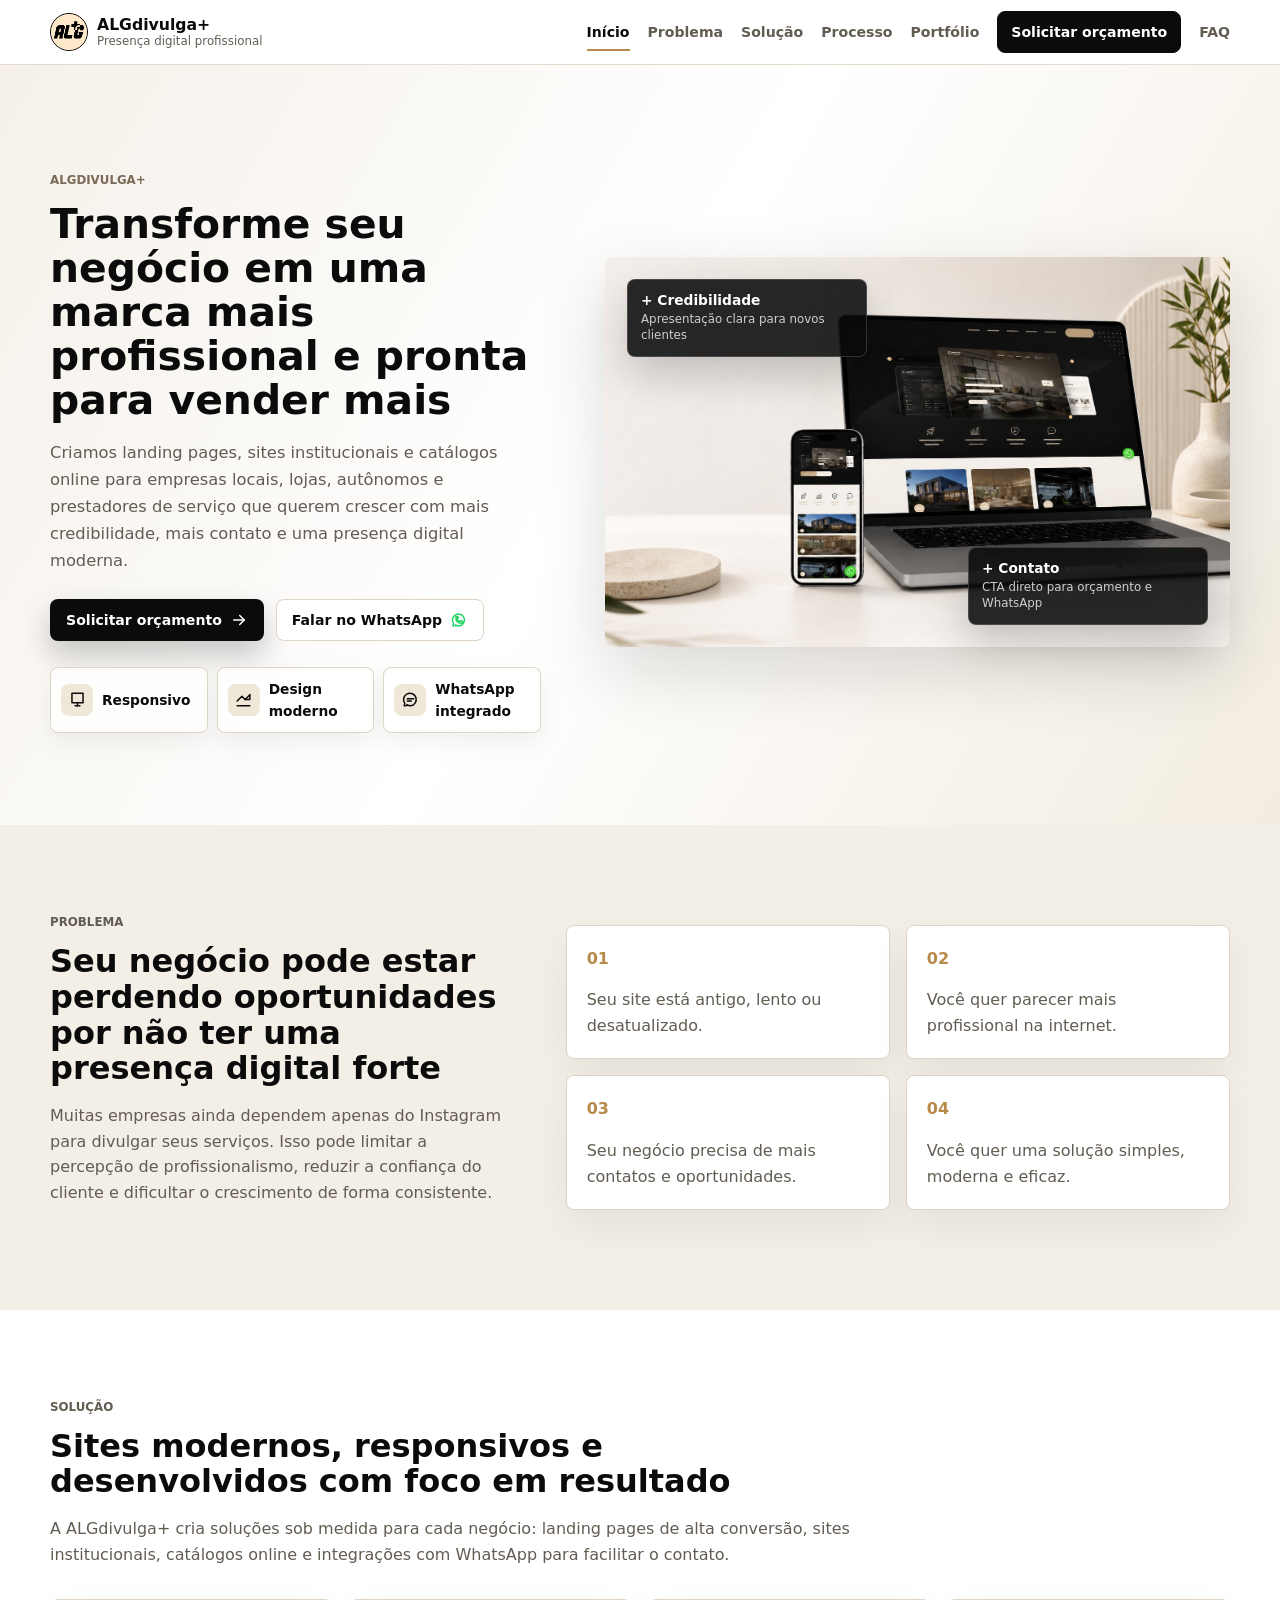
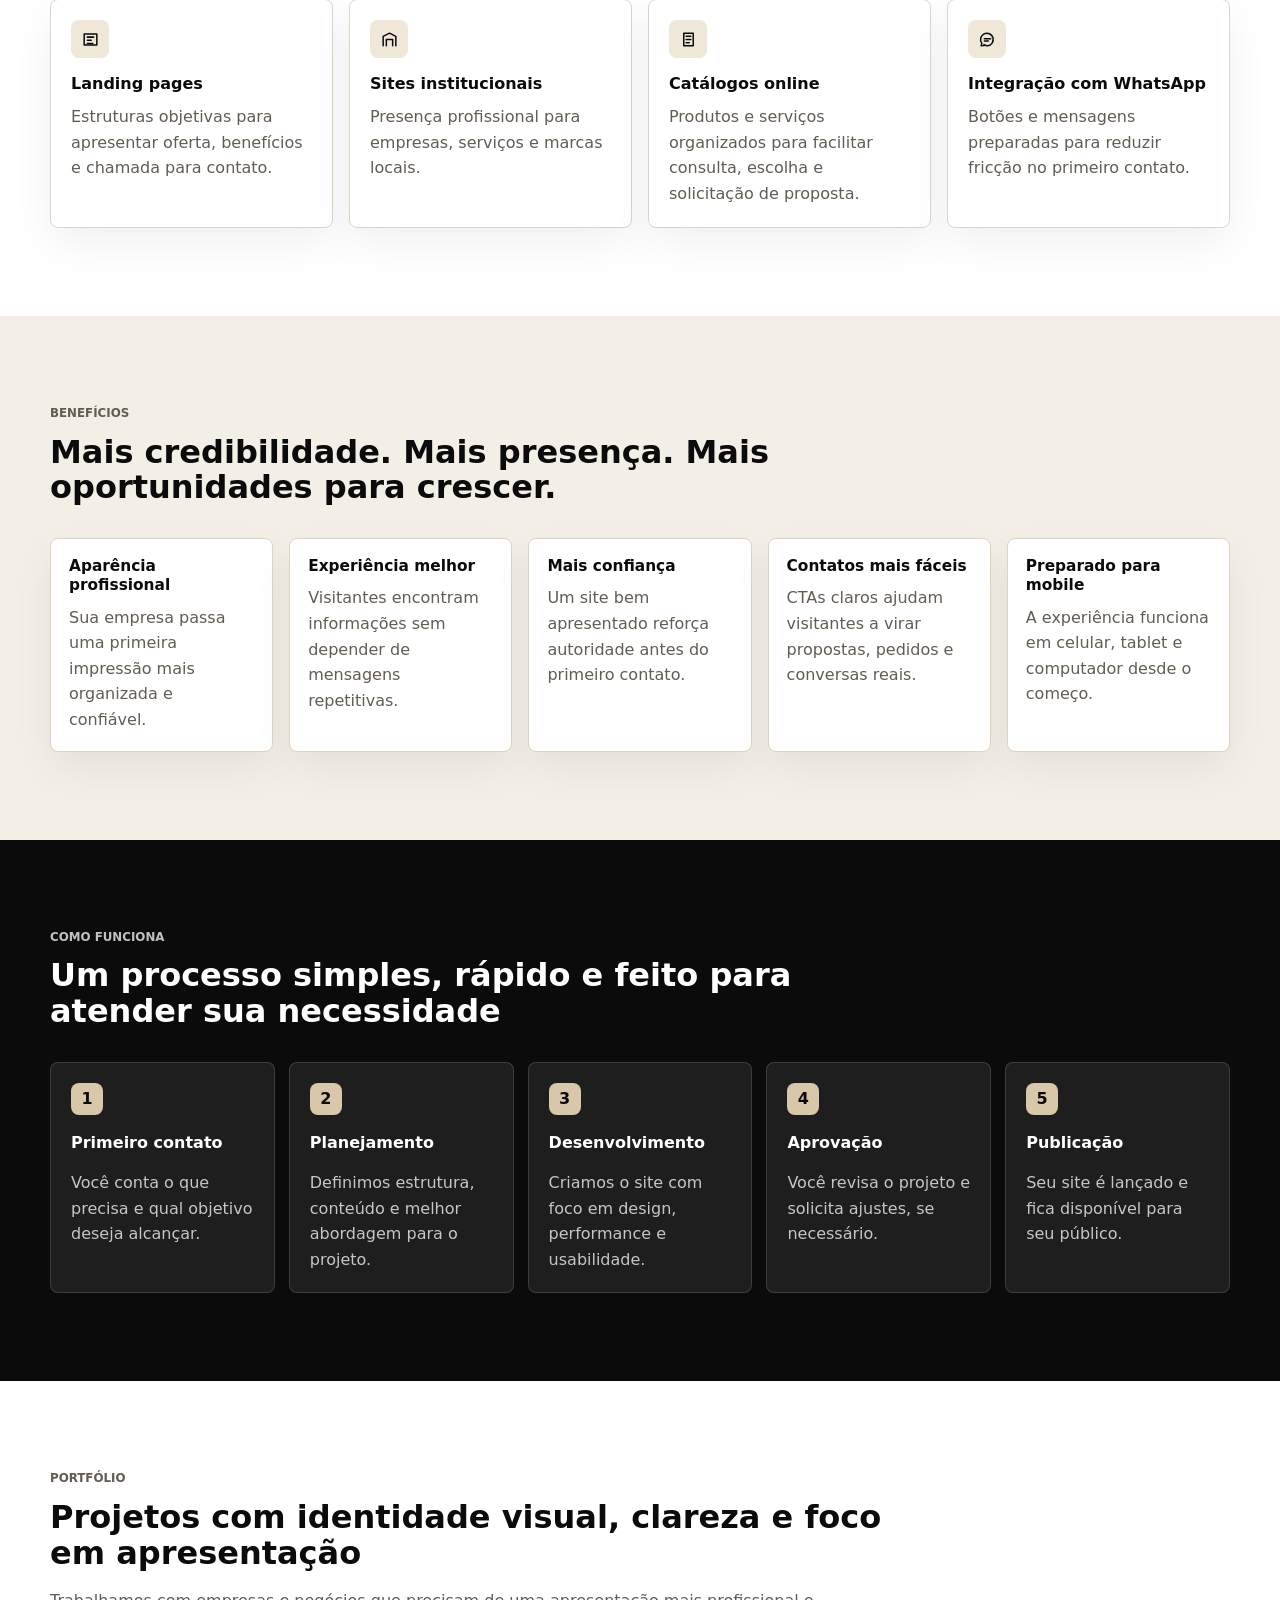
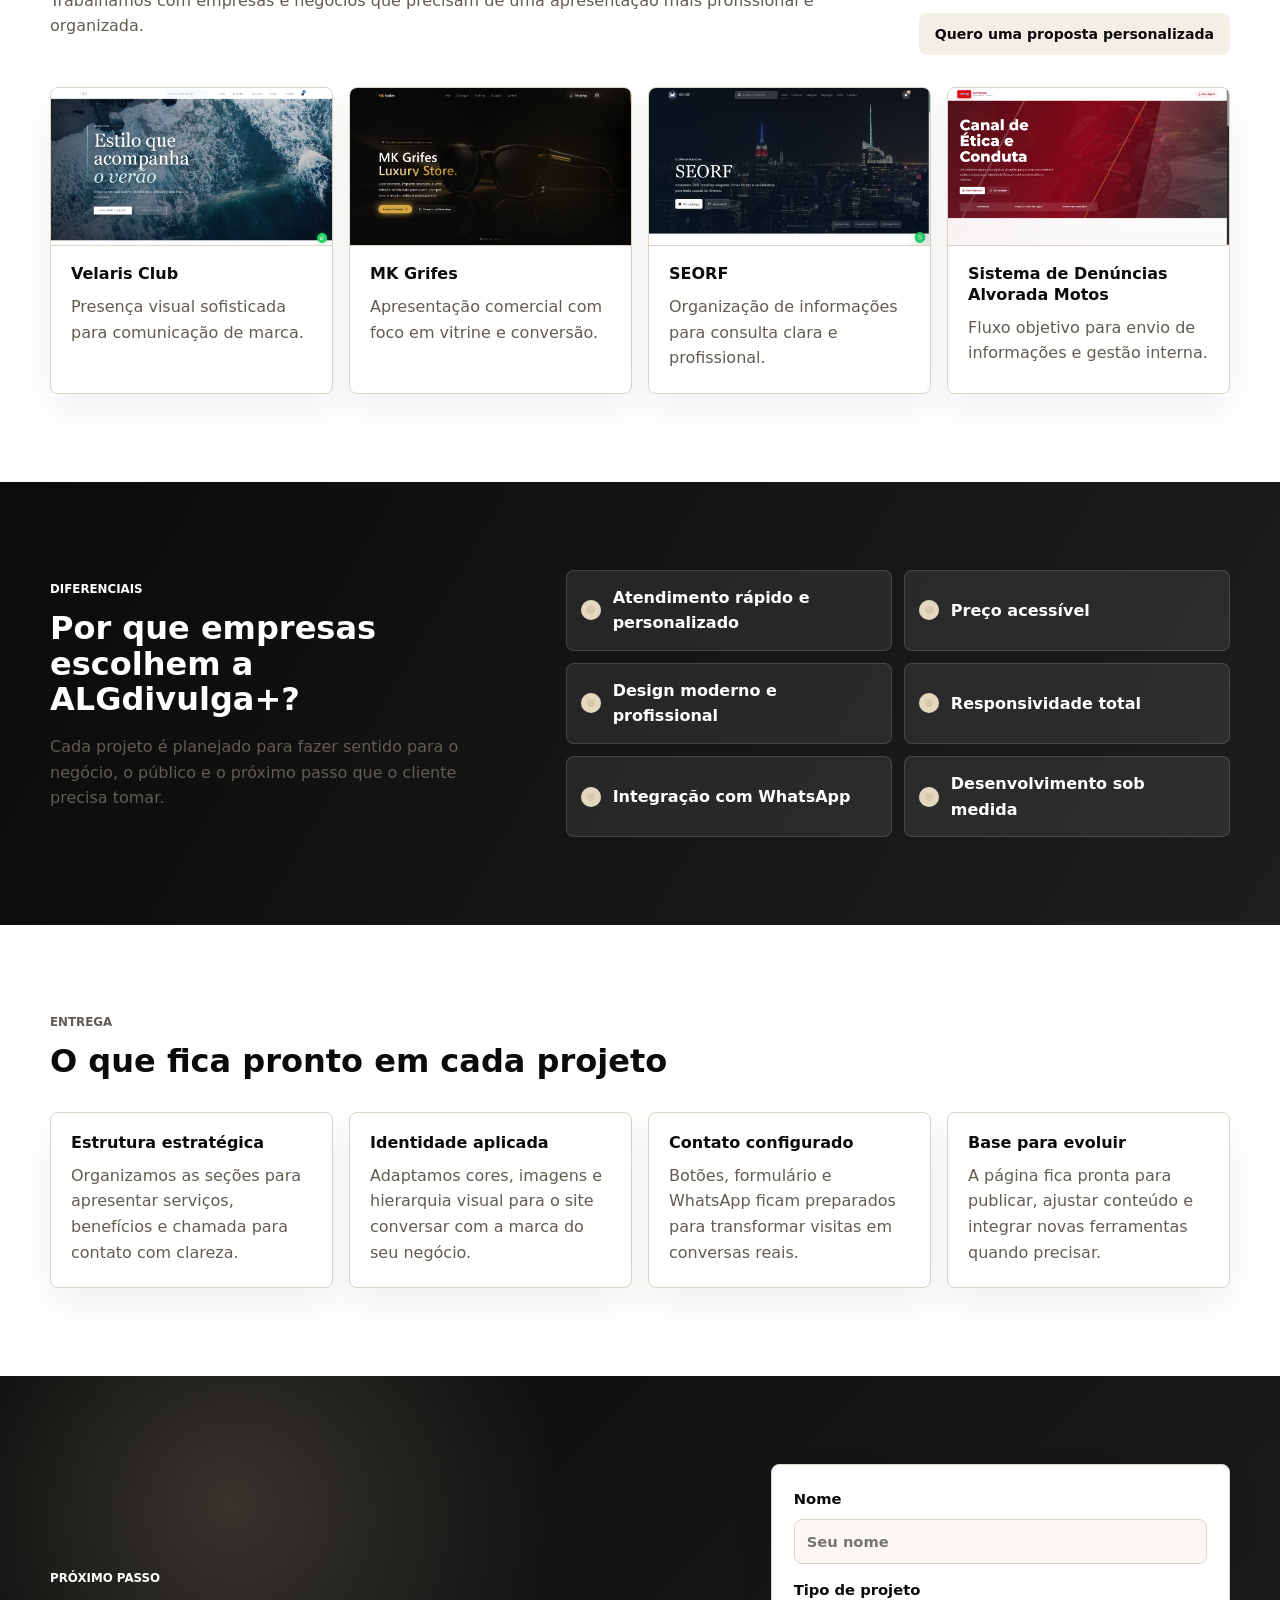
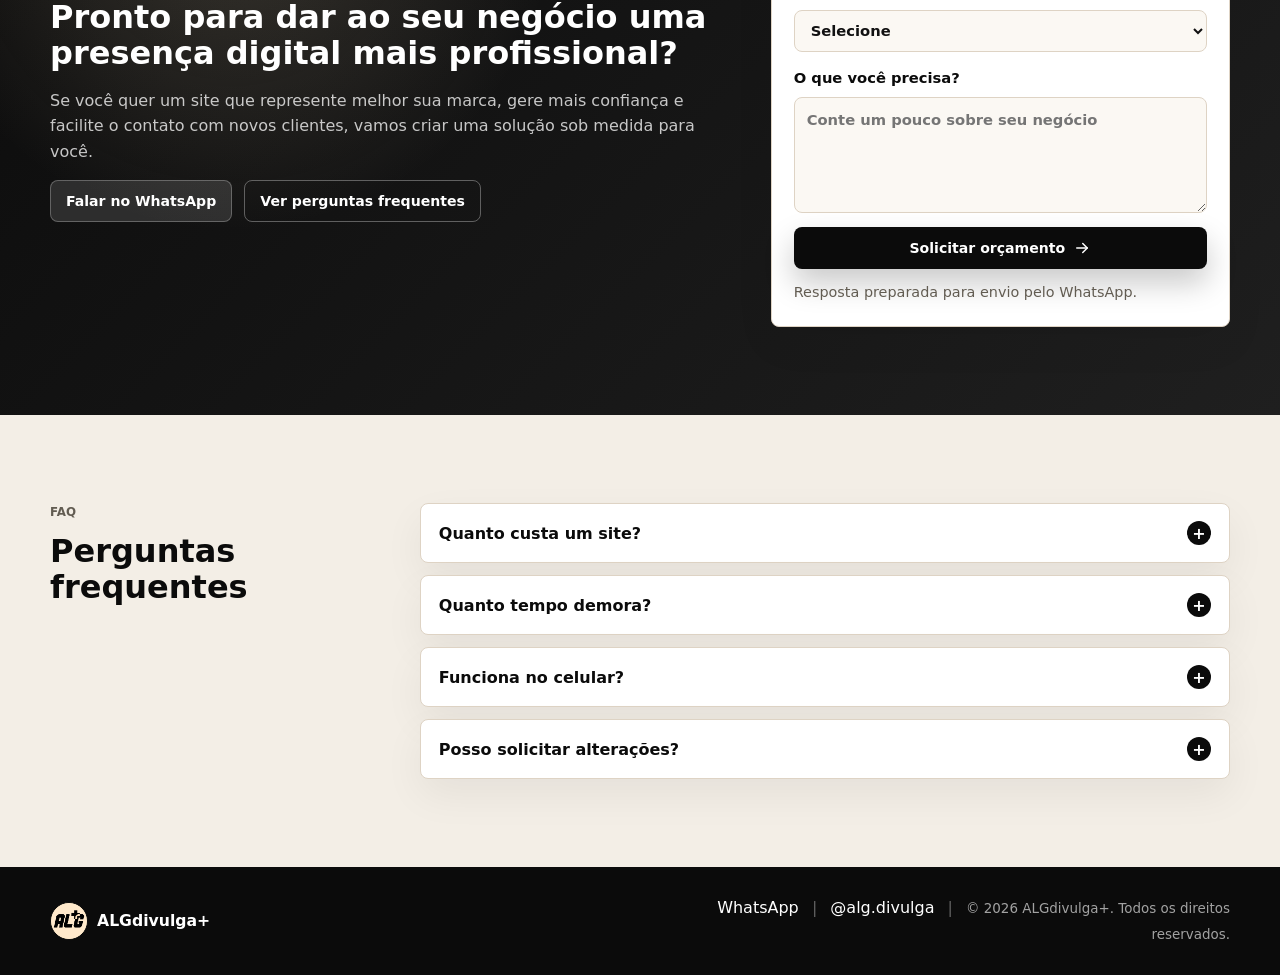
<file: index.html>
<!doctype html>
<html lang="pt-BR">
  <head>
    <meta charset="utf-8">
    <meta name="viewport" content="width=device-width, initial-scale=1">
    <title>ALGdivulga+</title>
    <meta
      name="description"
      content="Landing pages, sites institucionais, catálogos online e integração com WhatsApp para negócios que querem mais credibilidade e oportunidades."
    >
    <link rel="icon" type="image/png" href="assets/favicon-logo.png">
    <link rel="apple-touch-icon" href="assets/favicon-logo.png">
    <link rel="preload" href="assets/hero-mockup-brand.png" as="image">
    <link rel="stylesheet" href="styles.css">
  </head>
  <body>
    <a class="skip-link" href="#conteudo">Ir para o conte&uacute;do</a>
    <header class="site-header" data-header>
      <nav class="nav" aria-label="Principal">
        <a class="brand" href="#inicio" aria-label="ALGdivulga+ início">
          <img class="brand-mark" src="assets/LOGO-2.png" alt="" aria-hidden="true">
          <span>
            <strong>ALGdivulga+</strong>
            <small>Presen&ccedil;a digital profissional</small>
          </span>
        </a>

        <button class="nav-toggle" type="button" aria-expanded="false" aria-controls="menu" data-nav-toggle>
          <span class="sr-only">Abrir menu</span>
          <span></span>
          <span></span>
          <span></span>
        </button>

        <div class="nav-links" id="menu" data-nav-menu>
          <a href="#inicio" data-nav-link>In&iacute;cio</a>
          <a href="#problema" data-nav-link>Problema</a>
          <a href="#solucao" data-nav-link>Solu&ccedil;&atilde;o</a>
          <a href="#processo" data-nav-link>Processo</a>
          <a href="#portfolio" data-nav-link>Portf&oacute;lio</a>
          <a class="nav-action" href="#contato" data-nav-link>Solicitar or&ccedil;amento</a>
          <a href="#faq" data-nav-link>FAQ</a>
        </div>
      </nav>
    </header>

    <main id="conteudo">
      <section class="hero" id="inicio">
        <div class="hero-inner">
          <div class="hero-copy">
            <p class="brand-signal">ALGdivulga+</p>
            <h1>Transforme seu neg&oacute;cio em uma marca mais profissional e pronta para vender mais</h1>
            <p class="hero-text">
              Criamos landing pages, sites institucionais e cat&aacute;logos online para empresas locais, lojas,
              aut&ocirc;nomos e prestadores de servi&ccedil;o que querem crescer com mais credibilidade, mais
              contato e uma presen&ccedil;a digital moderna.
            </p>

            <div class="hero-actions">
              <a class="button button-primary" href="#contato">
                Solicitar or&ccedil;amento
                <svg viewBox="0 0 24 24" aria-hidden="true">
                  <path d="M5 12h14"></path>
                  <path d="m13 6 6 6-6 6"></path>
                </svg>
              </a>
              <a class="button button-secondary" href="#" data-whatsapp>
                Falar no WhatsApp
                <svg viewBox="0 0 24 24" aria-hidden="true">
                  <path d="M7.5 19.5 4 20l.8-3.2A8 8 0 1 1 12 20a8.4 8.4 0 0 1-4.5-1.5Z"></path>
                  <path d="M9 9.8c.4 2 2.1 3.8 4.2 4.2l1.2-1.1 2 .5c.2.1.4.3.4.6v1.5c0 .4-.3.7-.7.7A7.2 7.2 0 0 1 7.8 8c0-.4.3-.7.7-.7h1.5c.3 0 .5.2.6.4l.5 2Z"></path>
                </svg>
              </a>
            </div>

            <ul class="hero-highlights" aria-label="Destaques">
              <li>
                <span class="mini-icon" aria-hidden="true">
                  <svg viewBox="0 0 24 24"><path d="M5 4h14v12H5z"></path><path d="M9 20h6"></path><path d="M12 16v4"></path></svg>
                </span>
                Responsivo
              </li>
              <li>
                <span class="mini-icon" aria-hidden="true">
                  <svg viewBox="0 0 24 24"><path d="m4 14 6-6 4 4 6-6"></path><path d="M20 6v6h-6"></path><path d="M4 20h16"></path></svg>
                </span>
                Design moderno
              </li>
              <li>
                <span class="mini-icon" aria-hidden="true">
                  <svg viewBox="0 0 24 24"><path d="M7.5 19.5 4 20l.8-3.2A8 8 0 1 1 12 20a8.4 8.4 0 0 1-4.5-1.5Z"></path><path d="M8 11h8"></path><path d="M8 14h5"></path></svg>
                </span>
                WhatsApp integrado
              </li>
            </ul>
          </div>

          <div class="hero-visual" aria-label="Mockup de site moderno em notebook e celular">
            <img src="assets/hero-mockup-brand.png" alt="Notebook e celular exibindo um site moderno e responsivo">
            <div class="visual-chip chip-top">
              <strong>+ Credibilidade</strong>
              <span>Apresenta&ccedil;&atilde;o clara para novos clientes</span>
            </div>
            <div class="visual-chip chip-bottom">
              <strong>+ Contato</strong>
              <span>CTA direto para or&ccedil;amento e WhatsApp</span>
            </div>
          </div>
        </div>
      </section>

      <section class="section problem-section" id="problema">
        <div class="section-inner split-grid">
          <div>
            <p class="section-kicker">Problema</p>
            <h2>Seu neg&oacute;cio pode estar perdendo oportunidades por n&atilde;o ter uma presen&ccedil;a digital forte</h2>
            <p>
              Muitas empresas ainda dependem apenas do Instagram para divulgar seus servi&ccedil;os. Isso pode limitar
              a percep&ccedil;&atilde;o de profissionalismo, reduzir a confian&ccedil;a do cliente e dificultar o crescimento
              de forma consistente.
            </p>
          </div>

          <div class="issue-list">
            <article>
              <span>01</span>
              <p>Seu site est&aacute; antigo, lento ou desatualizado.</p>
            </article>
            <article>
              <span>02</span>
              <p>Voc&ecirc; quer parecer mais profissional na internet.</p>
            </article>
            <article>
              <span>03</span>
              <p>Seu neg&oacute;cio precisa de mais contatos e oportunidades.</p>
            </article>
            <article>
              <span>04</span>
              <p>Voc&ecirc; quer uma solu&ccedil;&atilde;o simples, moderna e eficaz.</p>
            </article>
          </div>
        </div>
      </section>

      <section class="section" id="solucao">
        <div class="section-inner">
          <div class="section-heading">
            <p class="section-kicker">Solu&ccedil;&atilde;o</p>
            <h2>Sites modernos, responsivos e desenvolvidos com foco em resultado</h2>
            <p>
              A ALGdivulga+ cria solu&ccedil;&otilde;es sob medida para cada neg&oacute;cio: landing pages de alta convers&atilde;o,
              sites institucionais, cat&aacute;logos online e integra&ccedil;&otilde;es com WhatsApp para facilitar o contato.
            </p>
          </div>

          <div class="service-grid">
            <article class="service-card">
              <span class="card-icon" aria-hidden="true">
                <svg viewBox="0 0 24 24"><path d="M4 5h16v14H4z"></path><path d="M8 9h8"></path><path d="M8 13h5"></path><path d="M8 17h7"></path></svg>
              </span>
              <h3>Landing pages</h3>
              <p>Estruturas objetivas para apresentar oferta, benef&iacute;cios e chamada para contato.</p>
            </article>
            <article class="service-card">
              <span class="card-icon" aria-hidden="true">
                <svg viewBox="0 0 24 24"><path d="M4 20V8l8-4 8 4v12"></path><path d="M8 20v-8h8v8"></path></svg>
              </span>
              <h3>Sites institucionais</h3>
              <p>Presen&ccedil;a profissional para empresas, servi&ccedil;os e marcas locais.</p>
            </article>
            <article class="service-card">
              <span class="card-icon" aria-hidden="true">
                <svg viewBox="0 0 24 24"><path d="M6 4h12v16H6z"></path><path d="M9 8h6"></path><path d="M9 12h6"></path><path d="M9 16h4"></path></svg>
              </span>
              <h3>Cat&aacute;logos online</h3>
              <p>Produtos e servi&ccedil;os organizados para facilitar consulta, escolha e solicita&ccedil;&atilde;o de proposta.</p>
            </article>
            <article class="service-card">
              <span class="card-icon" aria-hidden="true">
                <svg viewBox="0 0 24 24"><path d="M7.5 19.5 4 20l.8-3.2A8 8 0 1 1 12 20a8.4 8.4 0 0 1-4.5-1.5Z"></path><path d="M8 11h8"></path><path d="M8 14h5"></path></svg>
              </span>
              <h3>Integra&ccedil;&atilde;o com WhatsApp</h3>
              <p>Bot&otilde;es e mensagens preparadas para reduzir fric&ccedil;&atilde;o no primeiro contato.</p>
            </article>
          </div>
        </div>
      </section>

      <section class="section benefit-section" id="beneficios">
        <div class="section-inner">
          <div class="section-heading compact">
            <p class="section-kicker">Benef&iacute;cios</p>
            <h2>Mais credibilidade. Mais presen&ccedil;a. Mais oportunidades para crescer.</h2>
          </div>

          <div class="benefit-grid">
            <article>
              <strong>Apar&ecirc;ncia profissional</strong>
              <p>Sua empresa passa uma primeira impress&atilde;o mais organizada e confi&aacute;vel.</p>
            </article>
            <article>
              <strong>Experi&ecirc;ncia melhor</strong>
              <p>Visitantes encontram informa&ccedil;&otilde;es sem depender de mensagens repetitivas.</p>
            </article>
            <article>
              <strong>Mais confian&ccedil;a</strong>
              <p>Um site bem apresentado refor&ccedil;a autoridade antes do primeiro contato.</p>
            </article>
            <article>
              <strong>Contatos mais f&aacute;ceis</strong>
              <p>CTAs claros ajudam visitantes a virar propostas, pedidos e conversas reais.</p>
            </article>
            <article>
              <strong>Preparado para mobile</strong>
              <p>A experi&ecirc;ncia funciona em celular, tablet e computador desde o come&ccedil;o.</p>
            </article>
          </div>
        </div>
      </section>

      <section class="section process-section" id="processo">
        <div class="section-inner">
          <div class="section-heading">
            <p class="section-kicker">Como funciona</p>
            <h2>Um processo simples, r&aacute;pido e feito para atender sua necessidade</h2>
          </div>

          <ol class="process-list">
            <li>
              <span>1</span>
              <h3>Primeiro contato</h3>
              <p>Voc&ecirc; conta o que precisa e qual objetivo deseja alcan&ccedil;ar.</p>
            </li>
            <li>
              <span>2</span>
              <h3>Planejamento</h3>
              <p>Definimos estrutura, conte&uacute;do e melhor abordagem para o projeto.</p>
            </li>
            <li>
              <span>3</span>
              <h3>Desenvolvimento</h3>
              <p>Criamos o site com foco em design, performance e usabilidade.</p>
            </li>
            <li>
              <span>4</span>
              <h3>Aprova&ccedil;&atilde;o</h3>
              <p>Voc&ecirc; revisa o projeto e solicita ajustes, se necess&aacute;rio.</p>
            </li>
            <li>
              <span>5</span>
              <h3>Publica&ccedil;&atilde;o</h3>
              <p>Seu site &eacute; lan&ccedil;ado e fica dispon&iacute;vel para seu p&uacute;blico.</p>
            </li>
          </ol>
        </div>
      </section>

      <section class="section" id="portfolio">
        <div class="section-inner">
          <div class="section-heading with-action">
            <div>
              <p class="section-kicker">Portf&oacute;lio</p>
              <h2>Projetos com identidade visual, clareza e foco em apresenta&ccedil;&atilde;o</h2>
              <p>Trabalhamos com empresas e neg&oacute;cios que precisam de uma apresenta&ccedil;&atilde;o mais profissional e organizada.</p>
            </div>
            <a class="button button-quiet" href="#contato">Quero uma proposta personalizada</a>
          </div>

          <div class="portfolio-grid">
            <article class="project-card project-velaris">
              <div class="project-preview">
                <img src="assets/velaris.png" alt="Preview do projeto Velaris Club">
              </div>
              <h3>Velaris Club</h3>
              <p>Presen&ccedil;a visual sofisticada para comunica&ccedil;&atilde;o de marca.</p>
            </article>
            <article class="project-card project-mk">
              <div class="project-preview">
                <img src="assets/mkgrifes.png" alt="Preview do projeto MK Grifes">
              </div>
              <h3>MK Grifes</h3>
              <p>Apresenta&ccedil;&atilde;o comercial com foco em vitrine e convers&atilde;o.</p>
            </article>
            <article class="project-card project-seorf">
              <div class="project-preview">
                <img src="assets/seorf.png" alt="Preview do projeto SEORF">
              </div>
              <h3>SEORF</h3>
              <p>Organiza&ccedil;&atilde;o de informa&ccedil;&otilde;es para consulta clara e profissional.</p>
            </article>
            <article class="project-card project-denuncias">
              <div class="project-preview">
                <img src="assets/alvorada.png" alt="Preview do Sistema de Denúncias Alvorada Motos">
              </div>
              <h3>Sistema de Den&uacute;ncias Alvorada Motos</h3>
              <p>Fluxo objetivo para envio de informa&ccedil;&otilde;es e gest&atilde;o interna.</p>
            </article>
          </div>
        </div>
      </section>

      <section class="section differentiator-section">
        <div class="section-inner split-grid">
          <div>
            <p class="section-kicker">Diferenciais</p>
            <h2>Por que empresas escolhem a ALGdivulga+?</h2>
            <p>
              Cada projeto &eacute; planejado para fazer sentido para o neg&oacute;cio, o p&uacute;blico e o pr&oacute;ximo passo
              que o cliente precisa tomar.
            </p>
          </div>

          <ul class="check-grid">
            <li>Atendimento r&aacute;pido e personalizado</li>
            <li>Pre&ccedil;o acess&iacute;vel</li>
            <li>Design moderno e profissional</li>
            <li>Responsividade total</li>
            <li>Integra&ccedil;&atilde;o com WhatsApp</li>
            <li>Desenvolvimento sob medida</li>
          </ul>
        </div>
      </section>

      <section class="section trust-section">
        <div class="section-inner">
          <div class="section-heading compact">
            <p class="section-kicker">Entrega</p>
            <h2>O que fica pronto em cada projeto</h2>
          </div>

          <div class="trust-grid">
            <article>
              <h3>Estrutura estrat&eacute;gica</h3>
              <p>Organizamos as se&ccedil;&otilde;es para apresentar servi&ccedil;os, benef&iacute;cios e chamada para contato com clareza.</p>
            </article>
            <article>
              <h3>Identidade aplicada</h3>
              <p>Adaptamos cores, imagens e hierarquia visual para o site conversar com a marca do seu neg&oacute;cio.</p>
            </article>
            <article>
              <h3>Contato configurado</h3>
              <p>Bot&otilde;es, formul&aacute;rio e WhatsApp ficam preparados para transformar visitas em conversas reais.</p>
            </article>
            <article>
              <h3>Base para evoluir</h3>
              <p>A p&aacute;gina fica pronta para publicar, ajustar conte&uacute;do e integrar novas ferramentas quando precisar.</p>
            </article>
          </div>
        </div>
      </section>

      <section class="section cta-section" id="contato">
        <div class="section-inner cta-layout">
          <div class="cta-copy">
            <p class="section-kicker">Pr&oacute;ximo passo</p>
            <h2>Pronto para dar ao seu neg&oacute;cio uma presen&ccedil;a digital mais profissional?</h2>
            <p>
              Se voc&ecirc; quer um site que represente melhor sua marca, gere mais confian&ccedil;a e facilite o contato
              com novos clientes, vamos criar uma solu&ccedil;&atilde;o sob medida para voc&ecirc;.
            </p>
            <div class="cta-buttons">
              <a class="button button-secondary light" href="#" data-whatsapp>Falar no WhatsApp</a>
              <a class="button button-outline" href="#faq">Ver perguntas frequentes</a>
            </div>
          </div>

          <form class="contact-form" data-contact-form>
            <label>
              Nome
              <input type="text" name="nome" autocomplete="name" placeholder="Seu nome" required>
            </label>
            <label>
              Tipo de projeto
              <select name="projeto" required>
                <option value="">Selecione</option>
                <option>Landing page</option>
                <option>Site institucional</option>
                <option>Cat&aacute;logo online</option>
                <option>Integra&ccedil;&atilde;o com WhatsApp</option>
              </select>
            </label>
            <label>
              O que voc&ecirc; precisa?
              <textarea name="mensagem" rows="4" placeholder="Conte um pouco sobre seu neg&oacute;cio"></textarea>
            </label>
            <button class="button button-primary" type="submit">
              Solicitar or&ccedil;amento
              <svg viewBox="0 0 24 24" aria-hidden="true">
                <path d="M5 12h14"></path>
                <path d="m13 6 6 6-6 6"></path>
              </svg>
            </button>
            <p class="form-note" data-form-note aria-live="polite">Resposta preparada para envio pelo WhatsApp.</p>
          </form>
        </div>
      </section>

      <section class="section faq-section" id="faq">
        <div class="section-inner faq-layout">
          <div>
            <p class="section-kicker">FAQ</p>
            <h2>Perguntas frequentes</h2>
          </div>

          <div class="faq-list">
            <details>
              <summary>Quanto custa um site?</summary>
              <p>O valor varia conforme a complexidade e os recursos necess&aacute;rios. Solicite um or&ccedil;amento personalizado.</p>
            </details>
            <details>
              <summary>Quanto tempo demora?</summary>
              <p>A maioria dos projetos &eacute; entregue em aproximadamente 1 semana.</p>
            </details>
            <details>
              <summary>Funciona no celular?</summary>
              <p>Sim. Todos os sites s&atilde;o desenvolvidos para funcionar em celulares, tablets e computadores.</p>
            </details>
            <details>
              <summary>Posso solicitar altera&ccedil;&otilde;es?</summary>
              <p>Sim. Ajustes podem ser realizados durante o desenvolvimento para alinhar o projeto ao seu objetivo.</p>
            </details>
          </div>
        </div>
      </section>
    </main>

    <footer class="site-footer">
      <div class="section-inner footer-inner">
        <a class="brand compact-brand" href="#inicio" aria-label="ALGdivulga+ início">
          <img class="brand-mark" src="assets/LOGO-2.png" alt="" aria-hidden="true">
          <strong>ALGdivulga+</strong>
        </a>
        <p>
          <a href="#" data-whatsapp>WhatsApp</a>
          <span aria-hidden="true">|</span>
          <a href="https://www.instagram.com/alg.divulga" target="_blank" rel="noopener">@alg.divulga</a>
          <span aria-hidden="true">|</span>
          <small>&copy; 2026 ALGdivulga+. Todos os direitos reservados.</small>
        </p>
      </div>
    </footer>

    <script src="script.js"></script>
  </body>
</html>
</file>
<file: styles.css>
:root {
  --ink: #111111;
  --navy: #0b0b0b;
  --navy-2: #1f1f1f;
  --slate: #625c52;
  --muted: #f3eee6;
  --line: #ded3c4;
  --paper: #ffffff;
  --green: #b88a4a;
  --green-dark: #0b0b0b;
  --orange: #b88a4a;
  --aqua: #d8c7a8;
  --whatsapp: #25d366;
  --shadow: 0 24px 70px rgba(11, 11, 11, 0.14);
  --radius: 8px;
  --max: 1180px;
}

* {
  box-sizing: border-box;
}

html {
  scroll-behavior: smooth;
}

body {
  margin: 0;
  color: var(--ink);
  background: var(--paper);
  font-family: Inter, Montserrat, Poppins, ui-sans-serif, system-ui, -apple-system, BlinkMacSystemFont, "Segoe UI", sans-serif;
  font-size: 1rem;
  font-weight: 400;
  line-height: 1.6;
}

img,
svg {
  display: block;
}

a {
  color: inherit;
  text-decoration: none;
}

button,
input,
select,
textarea {
  font: inherit;
}

button {
  cursor: pointer;
}

::selection {
  color: #ffffff;
  background: var(--navy);
}

.skip-link {
  position: fixed;
  top: 12px;
  left: 12px;
  z-index: 1000;
  padding: 10px 14px;
  color: #ffffff;
  background: var(--navy);
  border-radius: var(--radius);
  transform: translateY(-150%);
}

.skip-link:focus {
  transform: translateY(0);
}

.sr-only {
  position: absolute;
  width: 1px;
  height: 1px;
  padding: 0;
  margin: -1px;
  overflow: hidden;
  clip: rect(0, 0, 0, 0);
  white-space: nowrap;
  border: 0;
}

.site-header {
  position: sticky;
  top: 0;
  z-index: 50;
  background: rgba(255, 255, 255, 0.88);
  border-bottom: 1px solid rgba(222, 211, 196, 0.82);
  backdrop-filter: blur(18px);
  transition: box-shadow 0.2s ease;
}

.site-header.is-scrolled {
  box-shadow: 0 10px 36px rgba(11, 11, 11, 0.08);
}

.nav {
  width: calc(100% - 32px);
  max-width: var(--max);
  min-height: 64px;
  margin: 0 auto;
  display: flex;
  align-items: center;
  justify-content: space-between;
  gap: 24px;
}

.brand {
  display: inline-flex;
  align-items: center;
  gap: 9px;
  min-width: max-content;
}

.brand-mark {
  width: 38px;
  height: 38px;
  display: block;
  flex: 0 0 auto;
  object-fit: cover;
  object-position: center;
  background: var(--aqua);
  border: 1px solid var(--navy);
  border-radius: 50%;
}

.brand strong {
  display: block;
  color: var(--navy);
  font-size: 0.98rem;
  font-weight: 600;
  line-height: 1.12;
}

.brand small {
  display: block;
  color: var(--slate);
  font-size: 0.74rem;
  line-height: 1.2;
}

.nav-links {
  display: flex;
  align-items: center;
  gap: 18px;
  color: var(--slate);
  font-size: 0.88rem;
  font-weight: 600;
}

.nav-links a {
  position: relative;
}

.nav-links a:not(.nav-action)::after {
  content: "";
  position: absolute;
  left: 0;
  right: 0;
  bottom: -8px;
  height: 2px;
  background: var(--orange);
  transform: scaleX(0);
  transform-origin: left;
  transition: transform 0.2s ease;
}

.nav-links a:hover::after,
.nav-links a:focus-visible::after,
.nav-links a.is-active::after {
  transform: scaleX(1);
}

.nav-links a.is-active {
  color: var(--navy);
}

.nav-action {
  padding: 9px 13px;
  color: #ffffff;
  background: var(--navy);
  border: 1px solid var(--navy);
  border-radius: var(--radius);
}

.nav-action:hover,
.nav-action:focus-visible {
  color: var(--navy);
  background: var(--aqua);
  border-color: var(--aqua);
}

.nav-action.is-active {
  color: var(--navy);
  background: var(--aqua);
  border-color: var(--aqua);
}

.nav-toggle {
  display: none;
  width: 38px;
  height: 38px;
  padding: 8px;
  background: #ffffff;
  border: 1px solid var(--line);
  border-radius: var(--radius);
}

.nav-toggle span:not(.sr-only) {
  width: 100%;
  height: 2px;
  margin: 4px 0;
  background: var(--navy);
  border-radius: 99px;
}

.hero {
  overflow: hidden;
  background:
    linear-gradient(120deg, rgba(243, 238, 230, 0.86), rgba(255, 255, 255, 0.96) 48%, rgba(239, 231, 216, 0.78)),
    #ffffff;
}

.hero-inner {
  width: calc(100% - 32px);
  max-width: var(--max);
  min-height: min(760px, calc(100svh - 116px));
  margin: 0 auto;
  padding: clamp(38px, 6vw, 72px) 0 clamp(34px, 5vw, 58px);
  display: grid;
  grid-template-columns: minmax(0, 0.88fr) minmax(420px, 1.12fr);
  align-items: center;
  gap: clamp(30px, 5vw, 68px);
}

.brand-signal,
.section-kicker {
  margin: 0 0 12px;
  color: #7b6a57;
  font-size: 0.74rem;
  font-weight: 600;
  text-transform: uppercase;
  letter-spacing: 0;
}

h1,
h2,
h3,
p {
  margin-top: 0;
  overflow-wrap: break-word;
}

h1 {
  max-width: 680px;
  margin-bottom: 18px;
  color: var(--navy);
  font-size: 2.55rem;
  font-weight: 600;
  line-height: 1.08;
  letter-spacing: 0;
}

h2 {
  margin-bottom: 16px;
  color: var(--navy);
  font-size: 2rem;
  font-weight: 600;
  line-height: 1.12;
  letter-spacing: 0;
}

h3 {
  color: var(--navy);
  font-size: 1rem;
  font-weight: 600;
  line-height: 1.3;
  letter-spacing: 0;
}

.hero-text {
  max-width: 620px;
  margin-bottom: 24px;
  color: var(--slate);
  font-size: 1.02rem;
  line-height: 1.65;
}

.hero-copy {
  min-width: 0;
  max-width: 100%;
}

.hero-actions,
.cta-buttons {
  display: flex;
  flex-wrap: wrap;
  gap: 12px;
  align-items: center;
  max-width: 100%;
}

.button {
  max-width: 100%;
  min-height: 42px;
  display: inline-flex;
  align-items: center;
  justify-content: center;
  gap: 8px;
  padding: 10px 15px;
  border: 1px solid transparent;
  border-radius: var(--radius);
  font-size: 0.88rem;
  font-weight: 600;
  line-height: 1.15;
  transition: transform 0.2s ease, border-color 0.2s ease, background 0.2s ease, box-shadow 0.2s ease;
}

.button:hover,
.button:focus-visible {
  transform: translateY(-2px);
}

.button:disabled {
  cursor: not-allowed;
  opacity: 0.68;
  transform: none;
}

.button svg {
  width: 18px;
  height: 18px;
  fill: none;
  stroke: currentColor;
  stroke-width: 2;
  stroke-linecap: round;
  stroke-linejoin: round;
}

.button-primary {
  color: #ffffff;
  background: var(--green-dark);
  box-shadow: 0 14px 30px rgba(11, 11, 11, 0.22);
}

.button-primary:hover,
.button-primary:focus-visible {
  background: #1f1f1f;
}

.button-secondary {
  color: var(--navy);
  background: #ffffff;
  border-color: var(--line);
}

.button-secondary:hover,
.button-secondary:focus-visible {
  border-color: var(--orange);
}

.button-secondary.light {
  color: #ffffff;
  background: rgba(255, 255, 255, 0.12);
  border-color: rgba(255, 255, 255, 0.26);
}

[data-whatsapp] svg {
  color: var(--whatsapp);
}

.button-outline {
  color: #ffffff;
  border-color: rgba(255, 255, 255, 0.32);
}

.button-quiet {
  color: var(--navy);
  background: var(--muted);
}

.hero-highlights {
  display: grid;
  grid-template-columns: repeat(3, minmax(0, 1fr));
  gap: 9px;
  max-width: 600px;
  padding: 0;
  margin: 26px 0 0;
  list-style: none;
}

.hero-highlights li {
  min-height: 58px;
  display: flex;
  align-items: center;
  gap: 9px;
  padding: 10px;
  color: var(--navy);
  background: rgba(255, 255, 255, 0.78);
  border: 1px solid rgba(222, 211, 196, 0.92);
  border-radius: var(--radius);
  font-size: 0.86rem;
  font-weight: 600;
  box-shadow: 0 10px 24px rgba(11, 11, 11, 0.06);
}

.mini-icon,
.card-icon {
  display: inline-grid;
  place-items: center;
  flex: 0 0 auto;
  color: var(--navy);
  background: #efe7d8;
  border-radius: var(--radius);
}

.mini-icon {
  width: 32px;
  height: 32px;
}

.mini-icon svg,
.card-icon svg {
  width: 19px;
  height: 19px;
  fill: none;
  stroke: currentColor;
  stroke-width: 1.9;
  stroke-linecap: round;
  stroke-linejoin: round;
}

.hero-visual {
  position: relative;
  min-width: 0;
}

.hero-visual img {
  width: min(820px, 100%);
  aspect-ratio: 16 / 10;
  object-fit: cover;
  object-position: center;
  border-radius: 8px;
  box-shadow: var(--shadow);
}

.visual-chip {
  position: absolute;
  width: min(240px, 44%);
  padding: 12px 13px;
  color: #ffffff;
  background: rgba(11, 11, 11, 0.88);
  border: 1px solid rgba(255, 255, 255, 0.16);
  border-radius: var(--radius);
  box-shadow: 0 18px 40px rgba(11, 11, 11, 0.2);
}

.visual-chip strong,
.visual-chip span {
  display: block;
}

.visual-chip strong {
  font-size: 0.86rem;
  font-weight: 600;
  line-height: 1.2;
}

.visual-chip span {
  margin-top: 4px;
  color: rgba(255, 255, 255, 0.78);
  font-size: 0.74rem;
  line-height: 1.35;
}

.chip-top {
  top: 22px;
  left: 22px;
}

.chip-bottom {
  right: 22px;
  bottom: 22px;
}

.section {
  padding: clamp(58px, 7vw, 88px) 0;
}

.section-inner {
  width: calc(100% - 32px);
  max-width: var(--max);
  margin: 0 auto;
}

.section-heading {
  max-width: 810px;
  margin-bottom: 32px;
}

.section-heading p,
.split-grid > div > p,
.cta-copy p,
.faq-layout > div > p {
  color: var(--slate);
}

.section-heading.compact {
  max-width: 760px;
}

.section-heading.with-action {
  max-width: none;
  display: grid;
  grid-template-columns: minmax(0, 1fr) auto;
  align-items: end;
  gap: 24px;
}

.split-grid {
  display: grid;
  grid-template-columns: minmax(0, 0.82fr) minmax(320px, 1.18fr);
  gap: clamp(24px, 5vw, 54px);
  align-items: center;
}

.problem-section,
.benefit-section,
.faq-section {
  background: var(--muted);
}

.issue-list,
.service-grid,
.benefit-grid,
.portfolio-grid,
.trust-grid {
  display: grid;
  gap: 16px;
}

.issue-list {
  grid-template-columns: repeat(2, minmax(0, 1fr));
}

.issue-list article,
.service-card,
.benefit-grid article,
.project-card,
.trust-grid article,
.contact-form,
.faq-list details {
  background: #ffffff;
  border: 1px solid var(--line);
  border-radius: var(--radius);
  box-shadow: 0 16px 40px rgba(11, 11, 11, 0.06);
}

.issue-list article {
  min-height: 132px;
  padding: 20px;
}

.issue-list span {
  display: inline-flex;
  margin-bottom: 16px;
  color: var(--orange);
  font-weight: 600;
}

.issue-list p,
.service-card p,
.benefit-grid p,
.project-card p,
.trust-grid p {
  margin-bottom: 0;
  color: var(--slate);
}

.service-grid {
  grid-template-columns: repeat(4, minmax(0, 1fr));
}

.service-card {
  min-height: 198px;
  padding: 20px;
}

.card-icon {
  width: 38px;
  height: 38px;
  margin-bottom: 16px;
}

.service-card h3,
.benefit-grid strong,
.project-card h3,
.trust-grid h3 {
  margin-bottom: 9px;
}

.benefit-grid {
  grid-template-columns: repeat(5, minmax(0, 1fr));
}

.benefit-grid article {
  min-height: 160px;
  padding: 18px;
}

.benefit-grid strong {
  display: block;
  color: var(--navy);
  font-size: 0.96rem;
  font-weight: 600;
  line-height: 1.25;
}

.process-section {
  background: var(--navy);
  color: #ffffff;
}

.process-section h2,
.process-section h3,
.process-section .section-kicker {
  color: #ffffff;
}

.process-section .section-heading p {
  color: rgba(255, 255, 255, 0.75);
}

.process-list {
  display: grid;
  grid-template-columns: repeat(5, minmax(0, 1fr));
  gap: 14px;
  padding: 0;
  margin: 0;
  list-style: none;
}

.process-list li {
  position: relative;
  min-height: 205px;
  padding: 20px;
  background: rgba(255, 255, 255, 0.08);
  border: 1px solid rgba(255, 255, 255, 0.14);
  border-radius: var(--radius);
}

.process-list span {
  width: 32px;
  height: 32px;
  display: grid;
  place-items: center;
  margin-bottom: 18px;
  color: var(--navy);
  background: var(--aqua);
  border-radius: var(--radius);
  font-weight: 700;
}

.process-list p {
  margin-bottom: 0;
  color: rgba(255, 255, 255, 0.75);
}

.portfolio-grid {
  grid-template-columns: repeat(4, minmax(0, 1fr));
}

.project-card {
  overflow: hidden;
  min-height: 0;
}

.project-preview {
  aspect-ratio: 16 / 9;
  overflow: hidden;
  background: var(--muted);
  border-bottom: 1px solid var(--line);
}

.project-preview img {
  width: 100%;
  height: 100%;
  object-fit: cover;
  object-position: top center;
  transition: transform 0.28s ease;
}

.project-card:hover .project-preview img,
.project-card:focus-within .project-preview img {
  transform: scale(1.03);
}

.project-card h3,
.project-card p {
  padding-inline: 20px;
}

.project-card h3 {
  margin-top: 18px;
}

.project-card p {
  padding-bottom: 22px;
}

.differentiator-section {
  background:
    linear-gradient(120deg, rgba(11, 11, 11, 0.96), rgba(31, 31, 31, 0.94)),
    var(--navy);
  color: #ffffff;
}

.differentiator-section h2,
.differentiator-section .section-kicker {
  color: #ffffff;
}

.differentiator-section p {
  color: rgba(255, 255, 255, 0.74);
}

.check-grid {
  display: grid;
  grid-template-columns: repeat(2, minmax(0, 1fr));
  gap: 12px;
  padding: 0;
  margin: 0;
  list-style: none;
}

.check-grid li {
  min-height: 58px;
  display: flex;
  align-items: center;
  gap: 12px;
  padding: 14px;
  background: rgba(255, 255, 255, 0.08);
  border: 1px solid rgba(255, 255, 255, 0.14);
  border-radius: var(--radius);
  font-weight: 600;
}

.check-grid li::before {
  content: "";
  flex: 0 0 auto;
  width: 20px;
  height: 20px;
  background: var(--aqua);
  border-radius: 50%;
  box-shadow: inset 0 0 0 6px rgba(255, 255, 255, 0.28);
}

.trust-grid {
  grid-template-columns: repeat(4, minmax(0, 1fr));
}

.trust-grid article {
  min-height: 176px;
  padding: 20px;
}

.cta-section {
  color: #ffffff;
  background:
    radial-gradient(circle at 18% 20%, rgba(216, 199, 168, 0.2), transparent 28%),
    linear-gradient(135deg, #0b0b0b, #1f1f1f);
}

.cta-section h2,
.cta-section .section-kicker {
  color: #ffffff;
}

.cta-layout {
  display: grid;
  grid-template-columns: minmax(0, 0.9fr) minmax(340px, 0.62fr);
  gap: clamp(24px, 5vw, 54px);
  align-items: center;
}

.cta-copy p {
  color: rgba(255, 255, 255, 0.76);
}

.contact-form {
  padding: 22px;
  color: var(--ink);
}

.contact-form label {
  display: grid;
  gap: 8px;
  margin-bottom: 14px;
  color: var(--navy);
  font-size: 0.92rem;
  font-weight: 600;
}

.contact-form input,
.contact-form select,
.contact-form textarea {
  width: 100%;
  min-height: 42px;
  padding: 10px 12px;
  color: var(--ink);
  background: #fbf8f3;
  border: 1px solid var(--line);
  border-radius: var(--radius);
  outline: none;
}

.contact-form textarea {
  resize: vertical;
}

.contact-form input:focus,
.contact-form select:focus,
.contact-form textarea:focus {
  border-color: var(--orange);
  box-shadow: 0 0 0 4px rgba(184, 138, 74, 0.14);
}

.contact-form .button {
  width: 100%;
}

.form-note {
  margin: 12px 0 0;
  color: var(--slate);
  font-size: 0.9rem;
}

.faq-layout {
  display: grid;
  grid-template-columns: minmax(220px, 0.38fr) minmax(0, 1fr);
  gap: clamp(28px, 5vw, 62px);
  align-items: start;
}

.faq-list {
  display: grid;
  gap: 12px;
}

.faq-list details {
  padding: 0;
  overflow: hidden;
}

.faq-list summary {
  display: flex;
  align-items: center;
  justify-content: space-between;
  gap: 16px;
  min-height: 58px;
  padding: 16px 18px;
  color: var(--navy);
  font-weight: 600;
  cursor: pointer;
}

.faq-list summary::-webkit-details-marker {
  display: none;
}

.faq-list summary::after {
  content: "+";
  width: 24px;
  height: 24px;
  display: grid;
  place-items: center;
  flex: 0 0 auto;
  color: #ffffff;
  background: var(--navy);
  border-radius: 50%;
}

.faq-list details[open] summary::after {
  content: "-";
}

.faq-list p {
  padding: 0 20px 20px;
  margin: 0;
  color: var(--slate);
}

.site-footer {
  padding: 28px 0;
  color: rgba(255, 255, 255, 0.72);
  background: #0b0b0b;
}

.footer-inner {
  display: flex;
  align-items: center;
  justify-content: space-between;
  gap: 20px;
}

.compact-brand strong {
  color: #ffffff;
}

.footer-inner p {
  max-width: 560px;
  margin: 0;
  text-align: right;
}

.footer-inner small {
  color: rgba(255, 255, 255, 0.62);
  font-size: 0.84rem;
}

.footer-inner a {
  color: #ffffff;
}

.footer-inner a:hover,
.footer-inner a:focus-visible {
  color: var(--aqua);
}

.footer-inner span {
  display: inline-block;
  margin: 0 8px;
  color: rgba(255, 255, 255, 0.35);
}

:focus-visible {
  outline: 3px solid rgba(184, 138, 74, 0.72);
  outline-offset: 3px;
}

@media (max-width: 1080px) {
  h1 {
    font-size: 2.1rem;
    line-height: 1.1;
  }

  h2 {
    font-size: 1.78rem;
    line-height: 1.16;
  }

  .hero-inner,
  .split-grid,
  .cta-layout {
    grid-template-columns: 1fr;
  }

  .hero-inner {
    min-height: auto;
  }

  .hero-visual img {
    width: 100%;
  }

  .service-grid,
  .benefit-grid,
  .portfolio-grid,
  .trust-grid {
    grid-template-columns: repeat(2, minmax(0, 1fr));
  }

  .process-list {
    grid-template-columns: repeat(3, minmax(0, 1fr));
  }
}

@media (max-width: 820px) {
  .nav {
    min-height: 60px;
  }

  .nav-toggle {
    display: grid;
  }

  .nav-links {
    position: fixed;
    left: 16px;
    right: 16px;
    top: 68px;
    display: grid;
    gap: 0;
    padding: 8px;
    background: #ffffff;
    border: 1px solid var(--line);
    border-radius: var(--radius);
    box-shadow: var(--shadow);
    opacity: 0;
    pointer-events: none;
    transform: translateY(-8px);
    transition: opacity 0.2s ease, transform 0.2s ease;
  }

  .nav-links.is-open {
    opacity: 1;
    pointer-events: auto;
    transform: translateY(0);
  }

  .nav-links a {
    padding: 10px 12px;
  }

  .nav-links a.is-active:not(.nav-action) {
    background: var(--muted);
    border-radius: var(--radius);
  }

  .nav-links a::after {
    display: none;
  }

  .nav-action {
    margin-top: 6px;
    text-align: center;
  }

  .hero-inner {
    padding-top: 32px;
  }

  .hero-highlights,
  .issue-list,
  .service-grid,
  .benefit-grid,
  .portfolio-grid,
  .trust-grid,
  .check-grid,
  .faq-layout {
    grid-template-columns: 1fr;
  }

  .section-heading.with-action {
    grid-template-columns: 1fr;
    align-items: start;
  }

  .process-list {
    grid-template-columns: 1fr;
  }

  .process-list li {
    min-height: 0;
  }

  .visual-chip {
    position: static;
    width: auto;
    margin-top: 10px;
    color: var(--navy);
    background: #ffffff;
    border-color: var(--line);
  }

  .visual-chip span {
    color: var(--slate);
  }

  .footer-inner {
    display: grid;
    justify-items: start;
  }

  .footer-inner p {
    text-align: left;
  }
}

@media (max-width: 560px) {
  .nav {
    width: calc(100% - 24px);
    max-width: var(--max);
  }

  .brand small {
    display: none;
  }

  .section-inner,
  .hero-inner {
    width: calc(100% - 24px);
    max-width: var(--max);
  }

  h1 {
    font-size: 1.55rem;
    line-height: 1.16;
  }

  h2 {
    font-size: 1.38rem;
    line-height: 1.18;
  }

  .hero-text {
    font-size: 0.9rem;
    line-height: 1.6;
  }

  .hero-actions,
  .cta-buttons {
    align-items: stretch;
  }

  .button,
  .hero-actions .button,
  .cta-buttons .button {
    width: 100%;
    min-height: 40px;
  }

  .hero-highlights li {
    min-height: 50px;
  }

  .hero-visual img {
    aspect-ratio: 1 / 0.82;
  }

  .section {
    padding: 46px 0;
  }

  .service-card,
  .benefit-grid article,
  .trust-grid article {
    min-height: 0;
  }
}
</file>
